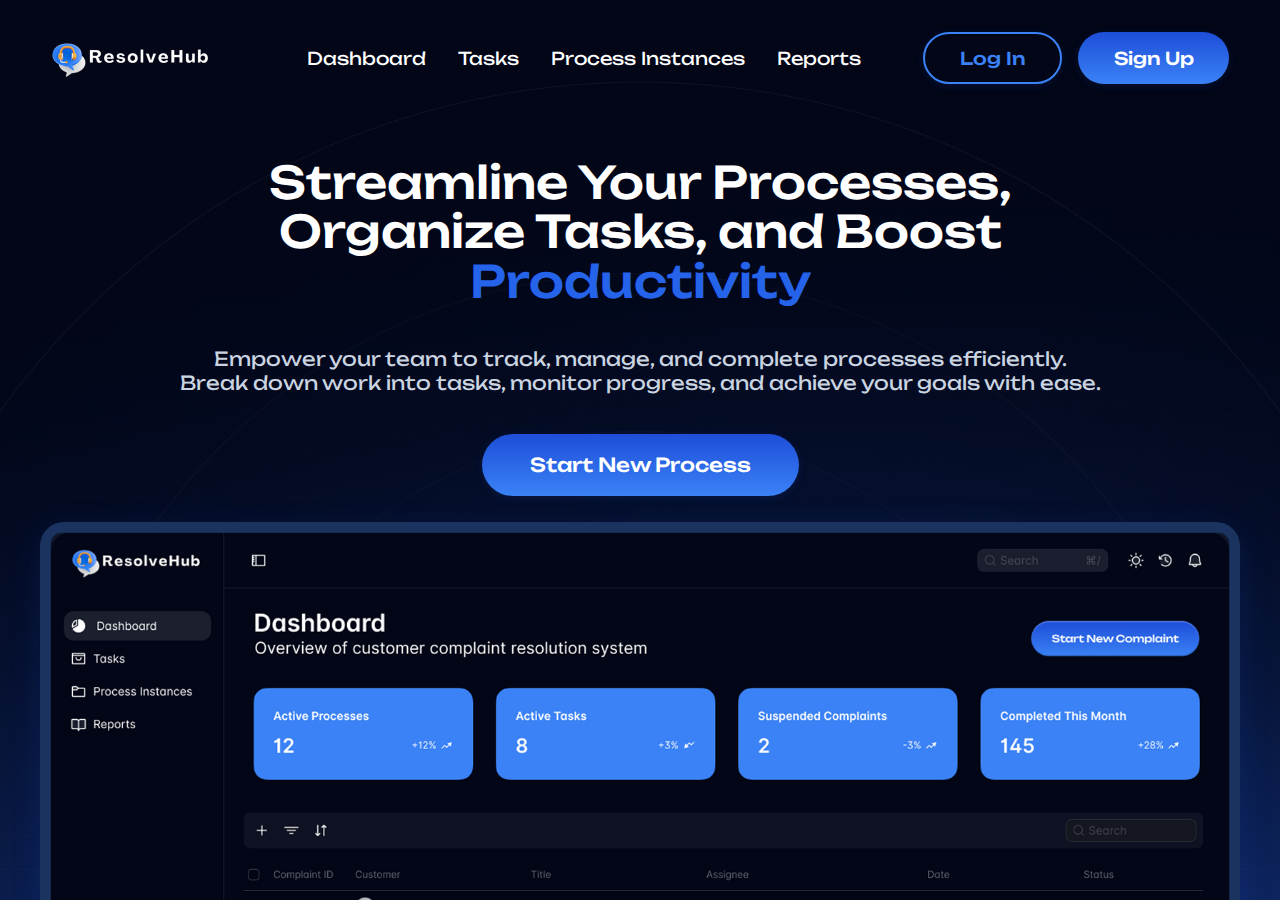
<file: index.html>
<!DOCTYPE html>
<html lang="en">
<head>
  <meta charset="UTF-8" />
  <meta name="viewport" content="width=device-width, initial-scale=1.0"/>
  <title>Taskify - Process Management</title>
  <link rel="stylesheet" href="css/variables.css"/>
  <link rel="stylesheet" href="css/main.css"/>
  <link rel="stylesheet" href="css/buttons.css"/>
  <link rel="stylesheet" href="css/layout.css"/>
  <link rel="stylesheet" href="css/header.css"/>
  <link rel="stylesheet" href="css/hero.css"/>
  <link rel="stylesheet" href="css/dashboard-preview.css"/>
  <link rel="icon" href="assets/logo-tab.png"/>
  <link href="https://fonts.googleapis.com/css2?family=Unbounded:wght@400;700&display=swap" rel="stylesheet">
</head>
<body>
  <div id="app"></div>
  <script src="js/templates/header.js"></script>
  <script src="js/templates/hero.js"></script>
  <script src="js/templates/dashboardPreview.js"></script>
  <script src="js/main.js"></script>
</body>
</html>
</file>
<file: css/variables.css>
:root {
  --primary: #1D4ED8;
  --primary-light: #3B82F6;
  --highlight: #2563EB;
  --bg-dark: #0A1121;
  --bg-dashboard: #020617;
  --card-blue: #3B82F6;
  --text-main: #fff;
  --font-main: 'Unbounded', sans-serif;
}
</file>
<file: css/main.css>
@import url('https://fonts.googleapis.com/css2?family=Unbounded:wght@400;700&display=swap');
html, body {
  background: var(--bg-dark);
  color: var(--text-main);
  font-family: var(--font-main);
  margin: 0;
  padding: 0;
  min-height: 100vh;
  min-width: 100vw;
  width: 100vw;
  height: 100vh;
  overflow: hidden;
}
#app {
  width: 100vw;
  height: 100vh;
  min-height: 100vh;
  min-width: 100vw;
  overflow: hidden;
  position: relative;
}
</file>
<file: css/buttons.css>
.btn-gradient {
  background: linear-gradient(180deg, var(--primary) 0%, var(--primary-light) 100%);
  color: #fff;
  border: none;
  border-radius: 2em;
  padding: 0.75em 2em;
  font-family: var(--font-main);
  font-weight: 500;
  font-size: 1.1em;
  cursor: pointer;
  transition: box-shadow 0.2s;
  box-shadow: 0 2px 8px rgba(29, 78, 216, 0.15);
}
.btn-gradient.outline {
  background: transparent;
  color: var(--primary-light);
  border: 2px solid var(--primary-light);
}
</file>
<file: css/layout.css>
.centered {
  display: flex;
  flex-direction: column;
  align-items: center;
  justify-content: center;
}
</file>
<file: css/header.css>
.main-header {
  display: flex;
  align-items: center;
  justify-content: space-between;
  padding: 2em 4vw 1em 4vw;
  background: transparent;
  position: absolute;
  top: 0;
  left: 0;
  width: 100vw;
  z-index: 10;
  box-sizing: border-box;
}
.main-header .logo {
  height: 40px;
  margin-right: 2em;
}
.main-header nav {
  display: flex;
  gap: 2em;
}
.main-header nav a {
  color: var(--text-main);
  text-decoration: none;
  font-weight: 400;
  font-size: 1.1em;
  transition: color 0.2s;
}
.main-header nav a:hover {
  color: var(--primary-light);
}
.header-actions {
  display: flex;
  gap: 1em;
  flex-wrap: nowrap;
  max-width: none;
  margin-top: 0;
  width: auto;
  justify-content: flex-end;
}
@media (max-width: 900px) {
  .main-header {
    flex-direction: column;
    align-items: flex-start;
    padding: 1em 2vw 1em 2vw;
  }
  /* Remove stacking for .header-actions */
  .header-actions {
    flex-direction: row;
    gap: 1em;
    width: auto;
    max-width: none;
    margin-top: 0;
    justify-content: flex-end;
  }
}
</file>
<file: css/hero.css>
.hero {
  background: url('../assets/hero-bg.png') no-repeat center center/cover;
  width: 100vw;
  height: 100vh;
  min-height: 100vh;
  min-width: 100vw;
  display: flex;
  flex-direction: column;
  align-items: center;
  justify-content: flex-start;
  text-align: center;
  color: var(--text-main);
  font-family: var(--font-main);
  overflow: hidden;
  position: relative;
  margin: 0;
  padding: 8em 0 0 0;
}
.hero h1 {
  font-size: 2.8em;
  font-weight: 500;
  margin-bottom: 0.5em;
  line-height: 1.1;
}
.hero .highlight {
  color: var(--highlight);
}
.hero p {
  font-size: 1.2em;
  margin-bottom: 2em;
  color: #cbd5e1;
}
.hero .btn-gradient.cta {
  font-size: 1.2em;
  padding: 1em 2.5em;
  z-index: 2;
}
.dashboard-preview {
  position: absolute;
  left: 50%;
  bottom: 0;
  transform: translateX(-50%) translateY(30%);
  width: 100vw;
  display: flex;
  justify-content: center;
  pointer-events: none;
  z-index: 2;
}
.dashboard-preview img {
  max-width: 98vw;
  width: 1200px;
  border-radius: 1.5em 1.5em 0 0;
  box-shadow: 0 8px 32px rgba(29, 78, 216, 0.15);
  background: #10172a;
  object-fit: cover;
  object-position: top;
  height: 60vh;
  min-height: 340px;
  pointer-events: none;
}
@media (max-width: 1024px) {
  .hero {
    padding-top: 6em;
  }
  .hero h1 {
    font-size: 2em;
  }
  .hero p {
    font-size: 1em;
  }
  .dashboard-preview img {
    width: 90vw;
    height: 38vh;
    min-height: 180px;
  }
  .dashboard-preview {
    transform: translateX(-50%) translateY(10%);
  }
}
@media (max-width: 768px) {
  .hero {
    padding-top: 4em;
  }
  .hero h1 {
    font-size: 1.3em;
  }
  .hero p {
    font-size: 0.95em;
  }
  .dashboard-preview img {
    width: 98vw;
    height: 28vh;
    min-height: 100px;
  }
  .dashboard-preview {
    transform: translateX(-50%) translateY(0%);
  }
  .hero .btn-gradient.cta {
    font-size: 1em;
    padding: 0.7em 1.5em;
  }
}
@media (max-width: 480px) {
  .hero {
    padding-top: 2.5em;
  }
  .hero h1 {
    font-size: 1em;
    padding: 0 0.5em;
  }
  .hero p {
    font-size: 0.85em;
    padding: 0 0.5em;
  }
  .dashboard-preview img {
    width: 100vw;
    height: 18vh;
    min-height: 60px;
  }
  .dashboard-preview {
    transform: translateX(-50%) translateY(0%);
  }
  .hero .btn-gradient.cta {
    font-size: 0.95em;
    padding: 0.6em 1.2em;
  }
}
/* Responsive header */
@media (max-width: 1024px) {
  .main-header {
    flex-direction: column;
    align-items: flex-start;
    padding: 1.2em 2vw 1em 2vw;
    gap: 1em;
  }
  .main-header nav {
    gap: 1.2em;
  }
  .header-actions {
    gap: 0.7em;
  }
}
@media (max-width: 768px) {
  .main-header {
    flex-direction: column;
    align-items: flex-start;
    padding: 0.7em 1vw 0.7em 1vw;
    gap: 0.7em;
  }
  .main-header nav {
    gap: 0.7em;
    font-size: 0.95em;
  }
  .header-actions {
    gap: 0.5em;
  }
  .main-header .logo {
    height: 32px;
  }
}
@media (max-width: 480px) {
  .main-header {
    flex-direction: column;
    align-items: flex-start;
    padding: 0.5em 0.5vw 0.5em 0.5vw;
    gap: 0.5em;
  }
  .main-header nav {
    gap: 0.5em;
    font-size: 0.9em;
  }
  .header-actions {
    gap: 0.3em;
  }
  .main-header .logo {
    height: 24px;
  }
}
/* --- Responsive: Make dashboard preview smaller and landing page compact on mobile --- */
@media (max-width: 1200px) {
  .dashboard-preview img {
    width: 70vw;
    max-width: 600px;
    height: 36vh;
    min-height: 80px;
  }
  .dashboard-preview {
    transform: translateX(-50%) translateY(8%);
  }
}
@media (max-width: 900px) {
  .hero {
    padding-top: 4em;
  }
  .hero h1 {
    font-size: 1.5em;
  }
  .dashboard-preview img {
    width: 85vw;
    max-width: 350px;
    height: 18vh;
    min-height: 40px;
  }
  .dashboard-preview {
    transform: translateX(-50%) translateY(0%);
  }
  .hero .btn-gradient.cta {
    font-size: 1em;
    padding: 0.7em 1.5em;
  }
}
@media (max-width: 600px) {
  .main-header {
    flex-direction: column;
    align-items: flex-start;
    padding: 0.7em 2vw 0.7em 2vw;
    gap: 0.5em;
  }
  .main-header .logo {
    height: 28px;
  }
  .hero {
    padding-top: 2.2em;
  }
  .hero h1 {
    font-size: 1em;
    padding: 0 0.5em;
  }
  .hero p {
    font-size: 0.85em;
    padding: 0 0.5em;
  }
  .dashboard-preview img {
    width: 97vw;
    max-width: 200px;
    height: 10vh;
    min-height: 20px;
  }
  .dashboard-preview {
    transform: translateX(-50%) translateY(0%);
  }
  .hero .btn-gradient.cta {
    font-size: 0.95em;
    padding: 0.6em 1.2em;
  }
}
</file>
<file: css/dashboard-preview.css>
.dashboard-preview {
  position: absolute;
  left: 50%;
  bottom: 0;
  transform: translateX(-50%) translateY(30%);
  width: 100vw;
  display: flex;
  justify-content: center;
  pointer-events: none;
  z-index: 2;
}
.dashboard-preview img {
  max-width: 98vw;
  width: 1200px;
  border-radius: 1.5em 1.5em 0 0;
  box-shadow: 0 8px 32px rgba(29, 78, 216, 0.15);
  background: #10172a;
  object-fit: cover;
  object-position: top;
  height: 60vh;
  min-height: 340px;
  pointer-events: none;
}
</file>
